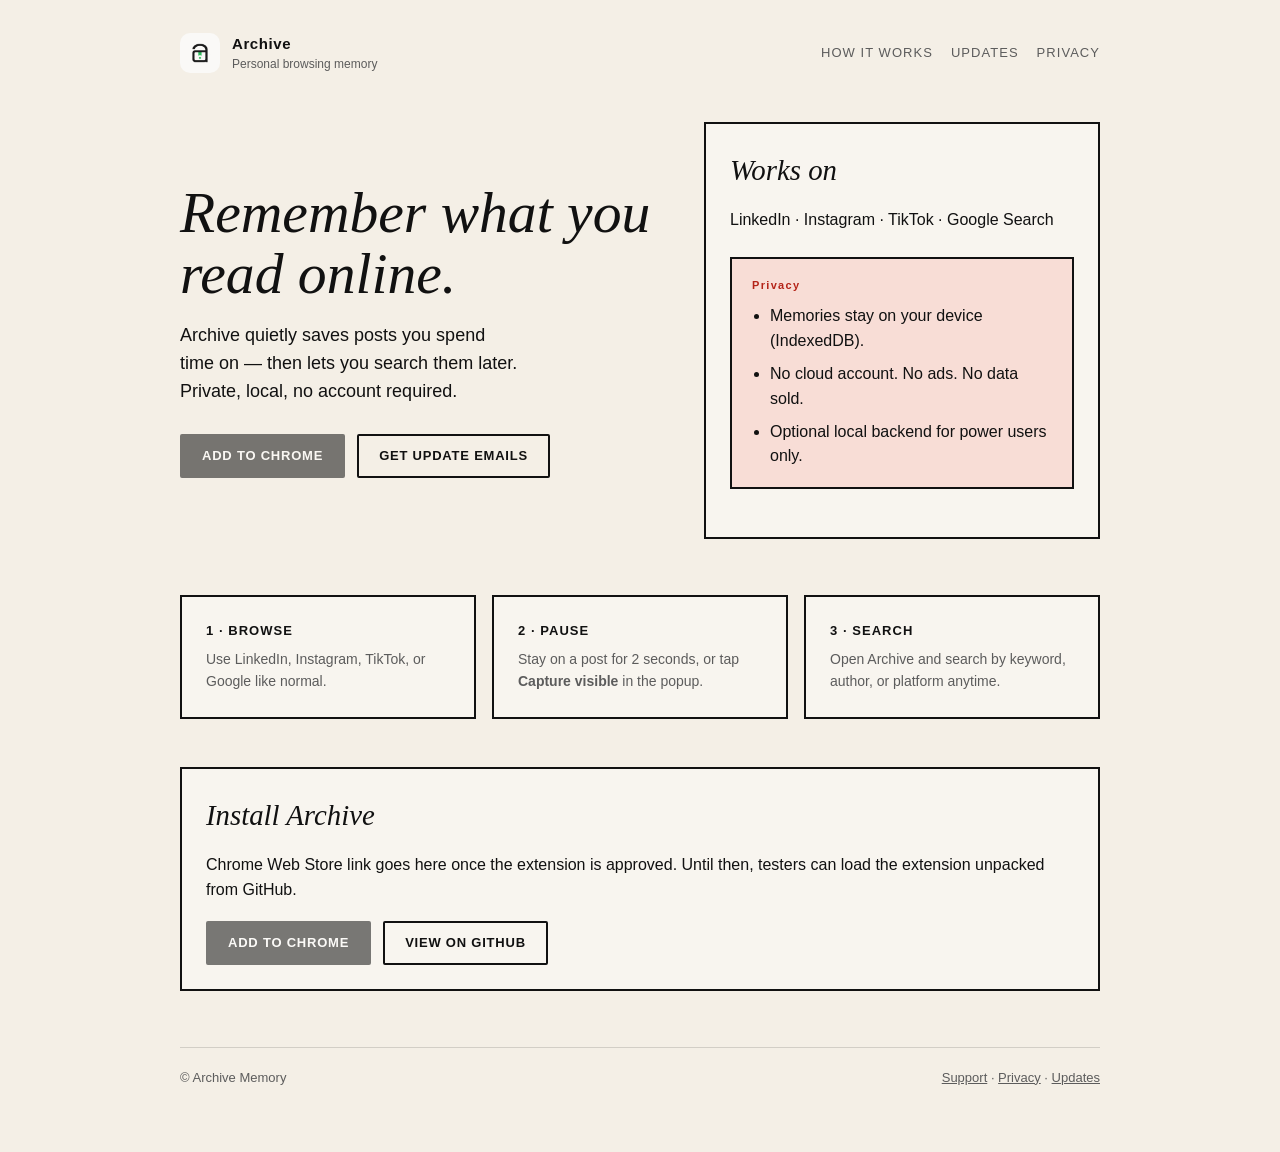
<file: docs/index.html>
<!DOCTYPE html>
<html lang="en">
  <head>
    <meta charset="UTF-8" />
    <meta name="viewport" content="width=device-width, initial-scale=1.0" />
    <title>Archive — Personal Browsing Memory</title>
    <meta
      name="description"
      content="Save posts you read on LinkedIn, Instagram, TikTok and Google. Search your private local memory later."
    />
    <link rel="icon" href="assets/logo.png" />
    <link rel="stylesheet" href="assets/styles.css" />
  </head>
  <body>
    <div class="shell">
      <header class="topbar">
        <a class="brand" href="./">
          <img src="assets/logo.png" alt="Archive logo" width="40" height="40" />
          <div>
            <strong>Archive</strong>
            <span>Personal browsing memory</span>
          </div>
        </a>
        <nav class="nav" aria-label="Primary">
          <a href="#how">How it works</a>
          <a href="email/">Updates</a>
          <a href="privacy/">Privacy</a>
        </nav>
      </header>

      <section class="hero">
        <div class="hero-copy">
          <h1>Remember what you read online.</h1>
          <p class="lede">
            Archive quietly saves posts you spend time on — then lets you search them later. Private,
            local, no account required.
          </p>
          <div class="actions">
            <a class="btn" data-chrome-store href="#install">Add to Chrome</a>
            <a class="btn secondary" href="email/">Get update emails</a>
          </div>
        </div>

        <div class="card">
          <h2>Works on</h2>
          <p>LinkedIn · Instagram · TikTok · Google Search</p>
          <div class="privacy-box">
            <p class="label">Privacy</p>
            <ul>
              <li>Memories stay on your device (IndexedDB).</li>
              <li>No cloud account. No ads. No data sold.</li>
              <li>Optional local backend for power users only.</li>
            </ul>
          </div>
        </div>
      </section>

      <section class="grid-3" id="how">
        <article class="card">
          <h3>1 · Browse</h3>
          <p>Use LinkedIn, Instagram, TikTok, or Google like normal.</p>
        </article>
        <article class="card">
          <h3>2 · Pause</h3>
          <p>Stay on a post for 2 seconds, or tap <strong>Capture visible</strong> in the popup.</p>
        </article>
        <article class="card">
          <h3>3 · Search</h3>
          <p>Open Archive and search by keyword, author, or platform anytime.</p>
        </article>
      </section>

      <section class="card" id="install">
        <h2>Install Archive</h2>
        <p id="install-copy">
          Chrome Web Store link goes here once the extension is approved. Until then, testers can load
          the extension unpacked from GitHub.
        </p>
        <div class="actions" style="margin-top: 18px">
          <a class="btn" data-chrome-store href="#install">Add to Chrome</a>
          <a
            class="btn secondary"
            href="https://github.com/archivememorysupport/archive"
            target="_blank"
            rel="noopener noreferrer"
            >View on GitHub</a
          >
        </div>
      </section>

      <footer class="footer">
        <span>© Archive Memory</span>
        <span>
          <a href="mailto:archivememory.support@gmail.com">Support</a>
          ·
          <a href="privacy/">Privacy</a>
          ·
          <a href="email/">Updates</a>
        </span>
      </footer>
    </div>

    <script src="assets/site.js"></script>
    <script>
      (function () {
        const cfg = window.ARCHIVE_SITE;
        const copy = document.getElementById("install-copy");
        if (cfg.chromeStoreUrl && copy) {
          copy.textContent =
            "Install Archive from the Chrome Web Store in one click. All memories stay local on your device.";
        }
      })();
    </script>
  </body>
</html>
</file>
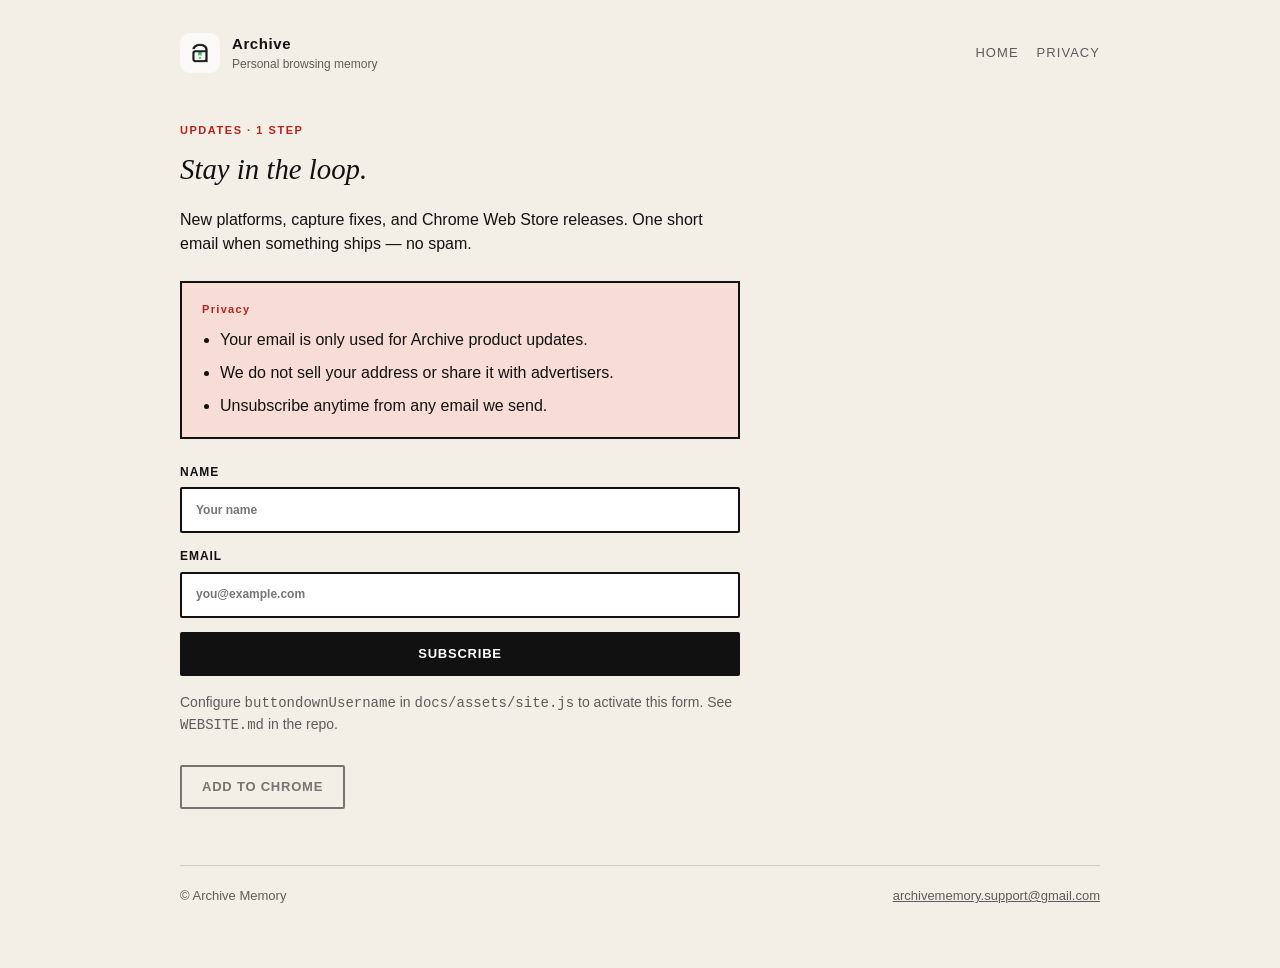
<file: docs/email/index.html>
<!DOCTYPE html>
<html lang="en">
  <head>
    <meta charset="UTF-8" />
    <meta name="viewport" content="width=device-width, initial-scale=1.0" />
    <title>Updates — Archive</title>
    <meta name="description" content="Get Archive extension updates by email." />
    <link rel="icon" href="../assets/logo.png" />
    <link rel="stylesheet" href="../assets/styles.css" />
  </head>
  <body>
    <div class="shell">
      <header class="topbar">
        <a class="brand" href="../">
          <img src="../assets/logo.png" alt="Archive logo" width="40" height="40" />
          <div>
            <strong>Archive</strong>
            <span>Personal browsing memory</span>
          </div>
        </a>
        <nav class="nav" aria-label="Primary">
          <a href="../">Home</a>
          <a href="../privacy/">Privacy</a>
        </nav>
      </header>

      <main class="panel">
        <p class="eyebrow">Updates · 1 step</p>
        <h1>Stay in the loop.</h1>
        <p>
          New platforms, capture fixes, and Chrome Web Store releases. One short email when something
          ships — no spam.
        </p>

        <div class="privacy-box">
          <p class="label">Privacy</p>
          <ul>
            <li>Your email is only used for Archive product updates.</li>
            <li>We do not sell your address or share it with advertisers.</li>
            <li>Unsubscribe anytime from any email we send.</li>
          </ul>
        </div>

        <form id="updates-form" class="form-stack" action="#" method="post">
          <label id="name-field">
            Name
            <input type="text" name="name" autocomplete="name" placeholder="Your name" />
          </label>
          <label>
            Email
            <input type="email" name="email" autocomplete="email" placeholder="you@example.com" required />
          </label>
          <button class="btn" type="submit">Subscribe</button>
        </form>

        <p class="note" id="setup-note">
          Configure <code>buttondownUsername</code> in <code>docs/assets/site.js</code> to activate
          this form. See <code>WEBSITE.md</code> in the repo.
        </p>

        <p class="success" id="success-msg">Thanks — you're on the list.</p>

        <div class="actions" style="margin-top: 28px">
          <a class="btn secondary" data-chrome-store href="../#install">Add to Chrome</a>
        </div>
      </main>

      <footer class="footer">
        <span>© Archive Memory</span>
        <span>
          <a href="mailto:archivememory.support@gmail.com">archivememory.support@gmail.com</a>
        </span>
      </footer>
    </div>

    <script src="../assets/site.js"></script>
    <script>
      (function () {
        const cfg = window.ARCHIVE_SITE;
        const form = document.getElementById("updates-form");
        const note = document.getElementById("setup-note");

        if (cfg.buttondownUsername) {
          form.action = `https://buttondown.com/api/emails/embed/subscribe/${cfg.buttondownUsername}`;
          form.method = "post";
          form.target = "_blank";
          const nameField = document.getElementById("name-field");
          if (nameField) nameField.style.display = "none";
          note.textContent =
            "Subscribing adds you to Archive release notes only. Unsubscribe anytime.";
          form.addEventListener("submit", function () {
            document.getElementById("success-msg").classList.add("is-visible");
          });
          return;
        }

        if (cfg.formspreeId) {
          form.action = `https://formspree.io/f/${cfg.formspreeId}`;
          form.method = "POST";
          const nameInput = form.querySelector('input[name="name"]');
          if (nameInput) nameInput.required = true;
          note.textContent = "We'll only email you about Archive updates.";
          form.addEventListener("submit", function () {
            document.getElementById("success-msg").classList.add("is-visible");
          });
          return;
        }

        form.addEventListener("submit", function (event) {
          event.preventDefault();
          note.textContent =
            "Email signup is not configured yet. Edit docs/assets/site.js or email archivememory.support@gmail.com to join manually.";
        });
      })();
    </script>
  </body>
</html>
</file>
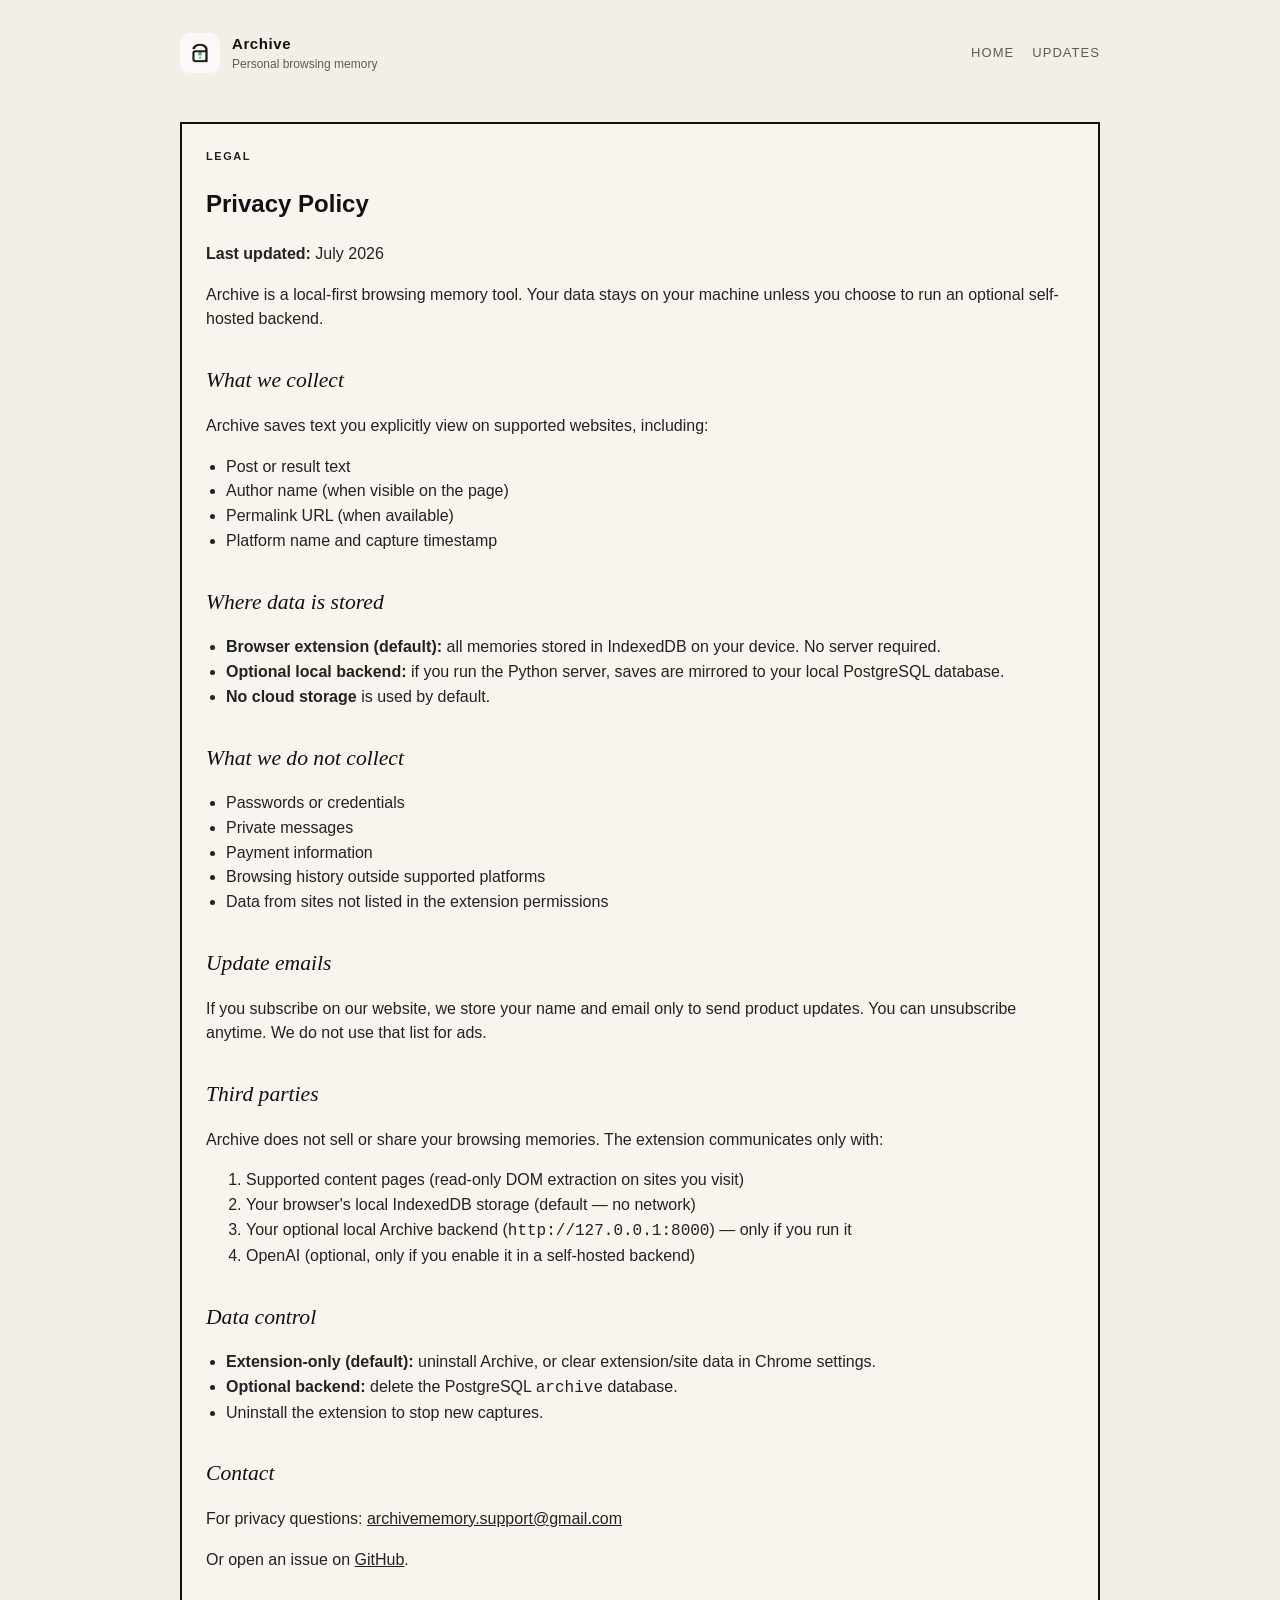
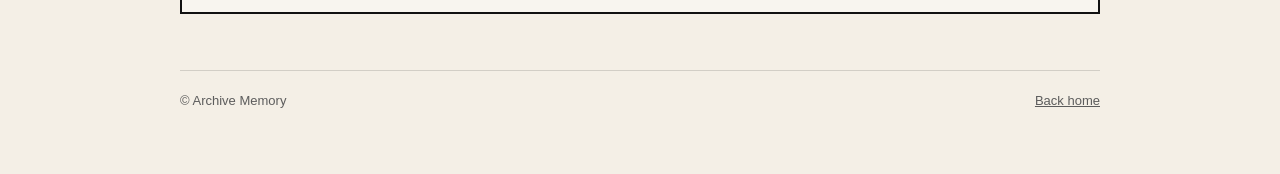
<file: docs/privacy/index.html>
<!DOCTYPE html>
<html lang="en">
  <head>
    <meta charset="UTF-8" />
    <meta name="viewport" content="width=device-width, initial-scale=1.0" />
    <title>Privacy Policy — Archive</title>
    <meta name="description" content="Archive privacy policy — local-first browsing memory." />
    <link rel="icon" href="../assets/logo.png" />
    <link rel="stylesheet" href="../assets/styles.css" />
  </head>
  <body>
    <div class="shell">
      <header class="topbar">
        <a class="brand" href="../">
          <img src="../assets/logo.png" alt="Archive logo" width="40" height="40" />
          <div>
            <strong>Archive</strong>
            <span>Personal browsing memory</span>
          </div>
        </a>
        <nav class="nav" aria-label="Primary">
          <a href="../">Home</a>
          <a href="../email/">Updates</a>
        </nav>
      </header>

      <article class="card privacy-content">
        <p class="eyebrow">Legal</p>
        <h1>Privacy Policy</h1>
        <p><strong>Last updated:</strong> July 2026</p>
        <p>
          Archive is a local-first browsing memory tool. Your data stays on your machine unless you
          choose to run an optional self-hosted backend.
        </p>

        <h2>What we collect</h2>
        <p>Archive saves text you explicitly view on supported websites, including:</p>
        <ul>
          <li>Post or result text</li>
          <li>Author name (when visible on the page)</li>
          <li>Permalink URL (when available)</li>
          <li>Platform name and capture timestamp</li>
        </ul>

        <h2>Where data is stored</h2>
        <ul>
          <li>
            <strong>Browser extension (default):</strong> all memories stored in IndexedDB on your
            device. No server required.
          </li>
          <li>
            <strong>Optional local backend:</strong> if you run the Python server, saves are mirrored
            to your local PostgreSQL database.
          </li>
          <li><strong>No cloud storage</strong> is used by default.</li>
        </ul>

        <h2>What we do not collect</h2>
        <ul>
          <li>Passwords or credentials</li>
          <li>Private messages</li>
          <li>Payment information</li>
          <li>Browsing history outside supported platforms</li>
          <li>Data from sites not listed in the extension permissions</li>
        </ul>

        <h2>Update emails</h2>
        <p>
          If you subscribe on our website, we store your name and email only to send product updates.
          You can unsubscribe anytime. We do not use that list for ads.
        </p>

        <h2>Third parties</h2>
        <p>Archive does not sell or share your browsing memories. The extension communicates only with:</p>
        <ol>
          <li>Supported content pages (read-only DOM extraction on sites you visit)</li>
          <li>Your browser's local IndexedDB storage (default — no network)</li>
          <li>Your optional local Archive backend (<code>http://127.0.0.1:8000</code>) — only if you run it</li>
          <li>OpenAI (optional, only if you enable it in a self-hosted backend)</li>
        </ol>

        <h2>Data control</h2>
        <ul>
          <li>
            <strong>Extension-only (default):</strong> uninstall Archive, or clear extension/site
            data in Chrome settings.
          </li>
          <li><strong>Optional backend:</strong> delete the PostgreSQL <code>archive</code> database.</li>
          <li>Uninstall the extension to stop new captures.</li>
        </ul>

        <h2>Contact</h2>
        <p>
          For privacy questions:
          <a href="mailto:archivememory.support@gmail.com">archivememory.support@gmail.com</a>
        </p>
        <p>
          Or open an issue on
          <a href="https://github.com/archivememorysupport/archive" target="_blank" rel="noopener noreferrer"
            >GitHub</a
          >.
        </p>
      </article>

      <footer class="footer">
        <span>© Archive Memory</span>
        <span><a href="../">Back home</a></span>
      </footer>
    </div>
  </body>
</html>
</file>
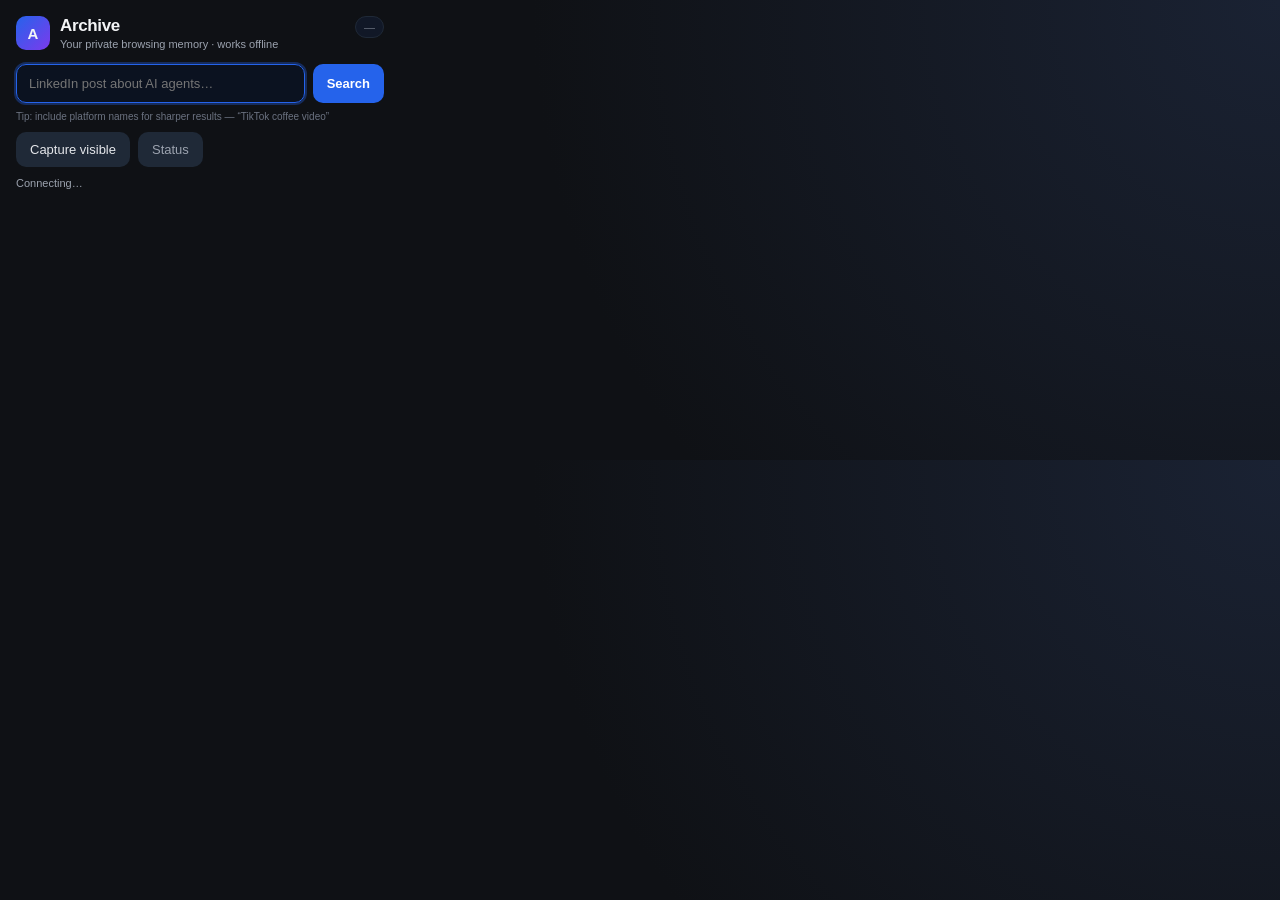
<file: extension/popup.html>
<!DOCTYPE html>
<html lang="en">
  <head>
    <meta charset="UTF-8" />
    <meta name="viewport" content="width=device-width, initial-scale=1.0" />
    <title>Archive</title>
    <link rel="stylesheet" href="popup.css" />
  </head>
  <body>
    <main class="container">
      <header class="header">
        <div class="brand">
          <span class="brand-mark">A</span>
          <div>
            <h1>Archive</h1>
            <p class="subtitle">Your private browsing memory · works offline</p>
          </div>
        </div>
        <span id="itemCount" class="item-count">—</span>
      </header>

      <div class="search-row">
        <input
          id="searchInput"
          type="search"
          placeholder="LinkedIn post about AI agents…"
          autocomplete="off"
          spellcheck="false"
          autofocus
        />
        <button id="searchBtn" type="button" aria-label="Search">Search</button>
      </div>

      <p class="hint">Tip: include platform names for sharper results — “TikTok coffee video”</p>

      <div class="toolbar">
        <button id="captureBtn" type="button" class="ghost">Capture visible</button>
        <button id="testBtn" type="button" class="ghost subtle">Status</button>
      </div>

      <p id="statusText" class="status">Connecting…</p>
      <div id="results" class="results" aria-live="polite"></div>
    </main>
    <script src="urls.js"></script>
    <script src="popup.js"></script>
  </body>
</html>
</file>
<file: docs/assets/styles.css>
:root {
  --bg: #f4efe6;
  --bg-soft: #ebe4d8;
  --ink: #111111;
  --muted: #5c5c5c;
  --accent: #b42318;
  --green: #15803d;
  --border: #111111;
  --radius: 2px;
  --serif: "Iowan Old Style", "Palatino Linotype", Palatino, Georgia, serif;
  --sans: "Helvetica Neue", Helvetica, Arial, sans-serif;
}

*,
*::before,
*::after {
  box-sizing: border-box;
}

html {
  scroll-behavior: smooth;
}

body {
  margin: 0;
  min-height: 100vh;
  background: var(--bg);
  color: var(--ink);
  font-family: var(--sans);
  font-size: 16px;
  line-height: 1.55;
}

a {
  color: inherit;
}

img {
  max-width: 100%;
  display: block;
}

.shell {
  width: min(920px, calc(100% - 40px));
  margin: 0 auto;
  padding: 32px 0 64px;
}

.topbar {
  display: flex;
  align-items: center;
  justify-content: space-between;
  gap: 16px;
  margin-bottom: 48px;
}

.brand {
  display: flex;
  align-items: center;
  gap: 12px;
  text-decoration: none;
}

.brand img {
  width: 40px;
  height: 40px;
  border-radius: 10px;
}

.brand strong {
  display: block;
  font-size: 15px;
  letter-spacing: 0.04em;
}

.brand span {
  display: block;
  font-size: 12px;
  color: var(--muted);
}

.nav {
  display: flex;
  gap: 18px;
  font-size: 13px;
  text-transform: uppercase;
  letter-spacing: 0.08em;
}

.nav a {
  text-decoration: none;
  color: var(--muted);
}

.nav a:hover {
  color: var(--ink);
}

.hero {
  display: grid;
  grid-template-columns: 1.1fr 0.9fr;
  gap: 40px;
  align-items: center;
  margin-bottom: 56px;
}

.hero-copy h1 {
  margin: 0 0 16px;
  font-family: var(--serif);
  font-size: clamp(2.4rem, 5vw, 3.6rem);
  font-weight: 500;
  line-height: 1.05;
  font-style: italic;
}

.hero-copy .lede {
  font-size: 18px;
  max-width: 34ch;
  margin-bottom: 28px;
}

.actions {
  display: flex;
  flex-wrap: wrap;
  gap: 12px;
}

.btn {
  display: inline-flex;
  align-items: center;
  justify-content: center;
  min-height: 44px;
  padding: 0 20px;
  border: 2px solid var(--border);
  border-radius: var(--radius);
  background: var(--ink);
  color: #fff;
  text-decoration: none;
  font-size: 13px;
  font-weight: 600;
  letter-spacing: 0.06em;
  text-transform: uppercase;
  cursor: pointer;
}

.btn:hover {
  transform: translateY(-1px);
}

.btn.secondary {
  background: transparent;
  color: var(--ink);
}

.btn.is-disabled {
  opacity: 0.55;
  pointer-events: none;
}

.card {
  border: 2px solid var(--border);
  background: rgba(255, 255, 255, 0.35);
  padding: 24px;
}

.card h2,
.panel h1 {
  margin: 0 0 12px;
  font-family: var(--serif);
  font-size: 1.8rem;
  font-style: italic;
  font-weight: 500;
}

.privacy-box {
  border: 2px solid var(--border);
  background: #f8ddd6;
  padding: 18px 20px;
  margin: 24px 0;
}

.privacy-box .label {
  margin: 0 0 10px;
  color: var(--accent);
  font-size: 11px;
  font-weight: 700;
  letter-spacing: 0.12em;
}

.privacy-box ul {
  margin: 0;
  padding-left: 18px;
}

.privacy-box li + li {
  margin-top: 8px;
}

.grid-3 {
  display: grid;
  grid-template-columns: repeat(3, 1fr);
  gap: 16px;
  margin: 48px 0;
}

.grid-3 .card h3 {
  margin: 0 0 8px;
  font-size: 13px;
  letter-spacing: 0.08em;
  text-transform: uppercase;
}

.grid-3 .card p {
  margin: 0;
  color: var(--muted);
  font-size: 14px;
}

.panel {
  max-width: 560px;
}

.eyebrow {
  margin: 0 0 8px;
  color: var(--accent);
  font-size: 11px;
  font-weight: 700;
  letter-spacing: 0.14em;
  text-transform: uppercase;
}

.form-stack {
  display: grid;
  gap: 14px;
  margin-top: 24px;
}

label {
  display: grid;
  gap: 6px;
  font-size: 12px;
  font-weight: 600;
  letter-spacing: 0.08em;
  text-transform: uppercase;
}

input[type="text"],
input[type="email"] {
  width: 100%;
  min-height: 46px;
  padding: 0 14px;
  border: 2px solid var(--border);
  border-radius: var(--radius);
  background: #fff;
  font: inherit;
}

input:focus {
  outline: 2px solid var(--green);
  outline-offset: 2px;
}

.note {
  margin-top: 16px;
  color: var(--muted);
  font-size: 14px;
}

.success {
  display: none;
  margin-top: 16px;
  padding: 14px 16px;
  border: 2px solid var(--green);
  background: #ecfdf3;
  color: #14532d;
}

.success.is-visible {
  display: block;
}

.privacy-content h2 {
  margin: 32px 0 10px;
  font-family: var(--serif);
  font-size: 1.35rem;
  font-style: italic;
  font-weight: 500;
}

.privacy-content h2:first-child {
  margin-top: 0;
}

.privacy-content p,
.privacy-content li {
  color: #222;
}

.privacy-content ul {
  padding-left: 20px;
}

.footer {
  margin-top: 56px;
  padding-top: 20px;
  border-top: 1px solid rgba(17, 17, 17, 0.15);
  display: flex;
  flex-wrap: wrap;
  justify-content: space-between;
  gap: 12px;
  color: var(--muted);
  font-size: 13px;
}

.footer a {
  color: var(--muted);
}

#install.is-pending {
  border: 2px dashed var(--border);
  padding: 20px;
  margin-top: 48px;
}

#install.is-pending p {
  margin: 0;
  color: var(--muted);
}

@media (max-width: 760px) {
  .hero {
    grid-template-columns: 1fr;
  }

  .grid-3 {
    grid-template-columns: 1fr;
  }

  .nav {
    display: none;
  }
}
</file>
<file: extension/popup.css>
* {
  box-sizing: border-box;
}

body {
  margin: 0;
  width: 400px;
  min-height: 460px;
  font-family: -apple-system, BlinkMacSystemFont, "Segoe UI", sans-serif;
  background: radial-gradient(circle at top right, #1a2233 0%, #0f1115 55%);
  color: #f3f4f6;
}

.container {
  padding: 16px;
}

.header {
  display: flex;
  align-items: flex-start;
  justify-content: space-between;
  gap: 12px;
  margin-bottom: 14px;
}

.brand {
  display: flex;
  gap: 10px;
  align-items: center;
}

.brand-mark {
  width: 34px;
  height: 34px;
  border-radius: 10px;
  display: grid;
  place-items: center;
  background: linear-gradient(135deg, #2563eb, #7c3aed);
  font-weight: 700;
  font-size: 15px;
}

.header h1 {
  margin: 0;
  font-size: 17px;
  letter-spacing: -0.02em;
}

.subtitle {
  margin: 2px 0 0;
  color: #9ca3af;
  font-size: 11px;
}

.item-count {
  font-size: 11px;
  color: #6b7280;
  background: #111827;
  border: 1px solid #1f2937;
  border-radius: 999px;
  padding: 4px 8px;
  white-space: nowrap;
}

.search-row {
  display: flex;
  gap: 8px;
}

#searchInput {
  flex: 1;
  border: 1px solid #374151;
  background: #0b1220;
  color: #f9fafb;
  border-radius: 10px;
  padding: 11px 12px;
  font-size: 13px;
}

#searchInput:focus {
  outline: 2px solid #2563eb55;
  border-color: #2563eb;
}

button {
  border: none;
  border-radius: 10px;
  background: #2563eb;
  color: white;
  padding: 10px 14px;
  font-size: 13px;
  font-weight: 600;
  cursor: pointer;
}

button:hover {
  filter: brightness(1.05);
}

button.ghost {
  background: #1f2937;
  color: #e5e7eb;
  font-weight: 500;
}

button.ghost.subtle {
  color: #9ca3af;
}

.hint {
  margin: 8px 0 0;
  font-size: 10px;
  color: #6b7280;
}

.toolbar {
  margin-top: 10px;
  display: flex;
  gap: 8px;
}

.status {
  margin: 10px 0 0;
  font-size: 11px;
  color: #9ca3af;
  min-height: 16px;
}

.status.ok {
  color: #4ade80;
}

.status.error {
  color: #f87171;
}

.results {
  margin-top: 12px;
  display: flex;
  flex-direction: column;
  gap: 10px;
  max-height: 340px;
  overflow-y: auto;
  padding-right: 2px;
}

.card {
  border: 1px solid #1f2937;
  background: #0b1220;
  border-radius: 12px;
  padding: 12px;
}

.card-top {
  display: flex;
  justify-content: space-between;
  gap: 8px;
  margin-bottom: 6px;
  align-items: center;
}

.platform {
  font-size: 10px;
  text-transform: uppercase;
  letter-spacing: 0.06em;
  color: #93c5fd;
  font-weight: 700;
}

.meta {
  font-size: 10px;
  color: #6b7280;
}

.score {
  font-size: 10px;
  color: #34d399;
  font-weight: 600;
}

.card h3 {
  margin: 0 0 6px;
  font-size: 13px;
  line-height: 1.35;
}

.card p {
  margin: 0 0 10px;
  font-size: 12px;
  color: #d1d5db;
  line-height: 1.45;
}

mark {
  background: #fbbf2433;
  color: #fde68a;
  border-radius: 3px;
  padding: 0 2px;
}

.card-actions {
  display: flex;
  gap: 8px;
  align-items: center;
}

.open-btn {
  background: #111827;
  border: 1px solid #374151;
  color: #93c5fd;
  padding: 7px 10px;
  font-size: 11px;
}

.open-btn:disabled {
  opacity: 0.45;
  cursor: not-allowed;
}

.url-preview {
  font-size: 10px;
  color: #6b7280;
  overflow: hidden;
  text-overflow: ellipsis;
  white-space: nowrap;
  flex: 1;
}

.empty {
  color: #9ca3af;
  font-size: 12px;
  text-align: center;
  padding: 28px 12px;
  border: 1px dashed #1f2937;
  border-radius: 12px;
}
</file>
